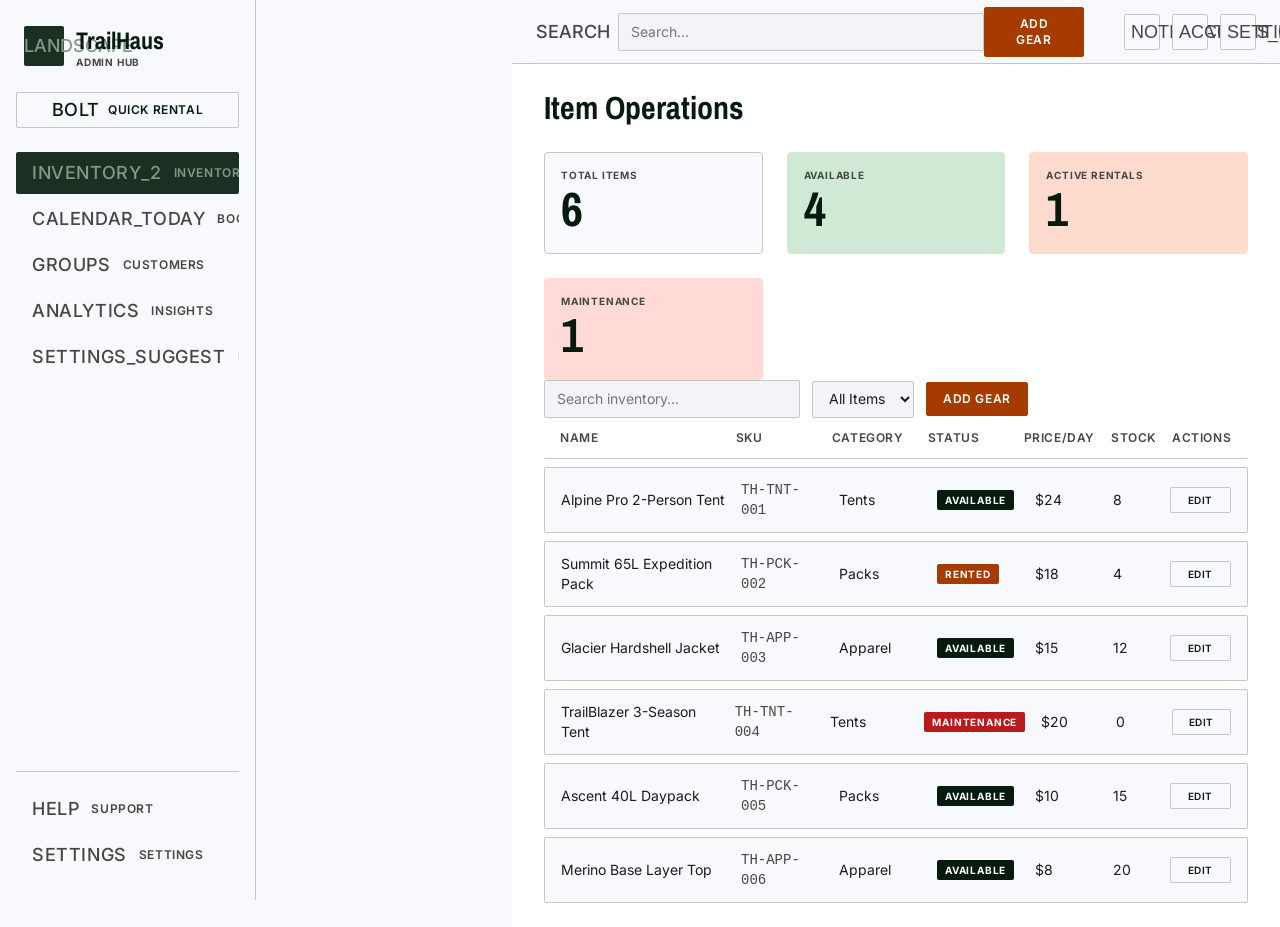
<file: index.html>
<!doctype html>
<html lang="en">
  <head>
    <meta charset="UTF-8" />
    <meta name="viewport" content="width=device-width, initial-scale=1.0" />
    <title>TrailHaus</title>
    <link rel="preconnect" href="https://fonts.googleapis.com" />
    <link rel="preconnect" href="https://fonts.gstatic.com" crossorigin />
    <link
      href="https://fonts.googleapis.com/css2?family=Archivo+Narrow:ital,wght@0,400..700;1,400..700&family=Inter:wght@100..900&display=swap"
      rel="stylesheet"
    />
    <link rel="stylesheet" href="assets/css/styles.css" />
  </head>
  <body>
    <main data-setfarm-root="baseline" data-testid="setfarm-app-root" class="app-shell"></main>
    <script src="assets/js/trailhaus.state.js" defer></script>
    <script src="assets/js/trailhaus.storage.js" defer></script>
    <script src="assets/js/app.js" defer></script>
    <script src="assets/js/test-bridge.js" defer></script>
  </body>
</html>
</file>
<file: assets/css/styles.css>
@import "../../stitch/design-tokens.css";

:root {
  color-scheme: light;
  font-family: var(--font-body-md, Inter), ui-sans-serif, system-ui, -apple-system, BlinkMacSystemFont, "Segoe UI", sans-serif;
  background: var(--color-background, #f8f9fd);
  color: var(--color-on-background, #191c1f);
}

* {
  box-sizing: border-box;
}

body {
  margin: 0;
  min-width: 320px;
  min-height: 100vh;
  background: var(--color-background);
  color: var(--color-on-background);
  -webkit-font-smoothing: antialiased;
  -moz-osx-font-smoothing: grayscale;
}

.app-shell {
  min-height: 100vh;
  display: grid;
  grid-template-columns: 16rem 1fr;
  grid-template-rows: 4rem 1fr;
  grid-template-areas:
    "side top"
    "side main";
}

/* Side navigation */
.side-nav {
  grid-area: side;
  position: fixed;
  left: 0;
  top: 0;
  width: 16rem;
  height: 100vh;
  display: flex;
  flex-direction: column;
  background: var(--color-surface, #f8f9fd);
  border-right: 1px solid var(--color-outline-variant, #c3c8c1);
  padding: 1.5rem 1rem;
  z-index: 40;
}

.brand {
  display: flex;
  align-items: center;
  gap: 0.75rem;
  margin-bottom: 1.5rem;
  padding: 0 0.5rem;
}

.brand-logo {
  width: 2.5rem;
  height: 2.5rem;
  display: grid;
  place-items: center;
  border-radius: var(--radius-DEFAULT, 0.125rem);
  background: var(--color-primary-container, #1b3022);
  color: var(--color-on-primary-container, #819986);
  font-weight: 700;
  flex-shrink: 0;
}

.brand-text h1 {
  margin: 0;
  font-family: var(--font-headline-md, "Archivo Narrow"), sans-serif;
  font-size: 1.5rem;
  line-height: 2rem;
  font-weight: 700;
  color: var(--color-primary, #061b0e);
}

.brand-text p {
  margin: 0;
  font-family: var(--font-label-sm, Inter), sans-serif;
  font-size: 0.625rem;
  line-height: 0.75rem;
  letter-spacing: 0.08em;
  text-transform: uppercase;
  font-weight: 700;
  color: var(--color-on-surface-variant, #434843);
}

.quick-rental {
  width: 100%;
  margin-bottom: 1.5rem;
  justify-content: center;
}

.nav-scroll {
  flex: 1 1 auto;
  overflow-y: auto;
}

.nav-bottom {
  margin-top: auto;
  padding-top: 1rem;
  border-top: 1px solid var(--color-outline-variant, #c3c8c1);
}

.nav-list {
  list-style: none;
  margin: 0;
  padding: 0;
  display: flex;
  flex-direction: column;
  gap: 0.25rem;
}

.nav-link {
  display: flex;
  align-items: center;
  gap: 0.75rem;
  padding: 0.75rem 1rem;
  border-radius: var(--radius-DEFAULT, 0.125rem);
  color: var(--color-on-surface-variant, #434843);
  text-decoration: none;
  font-family: var(--font-label-md, Inter), sans-serif;
  font-size: 0.75rem;
  line-height: 1rem;
  letter-spacing: 0.05em;
  text-transform: uppercase;
  font-weight: 600;
  transition: background 0.15s ease, color 0.15s ease;
}

.nav-link:hover,
.nav-link.active {
  background: var(--color-surface-container-high, #e6e8ec);
  color: var(--color-on-surface, #191c1f);
}

.nav-link.active {
  background: var(--color-primary-container, #1b3022);
  color: var(--color-on-primary-container, #819986);
}

/* Top bar */
.top-bar {
  grid-area: top;
  position: sticky;
  top: 0;
  height: 4rem;
  display: flex;
  align-items: center;
  justify-content: space-between;
  padding: 0 1.5rem;
  margin-left: 16rem;
  background: rgba(248, 249, 253, 0.85);
  backdrop-filter: blur(12px);
  border-bottom: 1px solid var(--color-outline-variant, #c3c8c1);
  z-index: 30;
}

.top-bar-left {
  display: flex;
  align-items: center;
  gap: 0.5rem;
  width: 100%;
  max-width: 28rem;
  color: var(--color-on-surface-variant, #434843);
}

.top-search {
  flex: 1;
  padding: 0.5rem 0.75rem 0.5rem 0.75rem;
  border: 1px solid var(--color-outline-variant, #c3c8c1);
  border-radius: var(--radius-DEFAULT, 0.125rem);
  background: var(--color-surface-container-low, #f2f4f7);
  color: var(--color-on-surface, #191c1f);
  font-family: var(--font-body-sm, Inter), sans-serif;
  font-size: 0.875rem;
  line-height: 1.25rem;
}

.top-search:focus {
  outline: none;
  border-color: var(--color-primary, #061b0e);
  box-shadow: 0 0 0 1px var(--color-primary, #061b0e);
}

.top-bar-right {
  display: flex;
  align-items: center;
  gap: 0.75rem;
}

/* Main content */
.main-content {
  grid-area: main;
  margin-left: 16rem;
  padding: 1.5rem 2rem;
  min-height: calc(100vh - 4rem);
  background: var(--color-surface-container-lowest, #ffffff);
}

.content-header {
  margin: 0 0 1.5rem 0;
  font-family: var(--font-headline-lg, "Archivo Narrow"), sans-serif;
  font-size: 2rem;
  line-height: 2.5rem;
  font-weight: 700;
  color: var(--color-primary, #061b0e);
}

.content-body {
  display: flex;
  flex-direction: column;
  gap: 1.5rem;
}

/* Buttons */
.btn {
  display: inline-flex;
  align-items: center;
  justify-content: center;
  gap: 0.5rem;
  padding: 0.5rem 1rem;
  border: 1px solid transparent;
  border-radius: var(--radius-DEFAULT, 0.125rem);
  font-family: var(--font-label-md, Inter), sans-serif;
  font-size: 0.75rem;
  line-height: 1rem;
  letter-spacing: 0.05em;
  text-transform: uppercase;
  font-weight: 600;
  cursor: pointer;
  transition: background 0.15s ease, opacity 0.15s ease;
}

.btn-primary {
  background: var(--color-secondary, #a63b00);
  color: var(--color-on-secondary, #ffffff);
  border-color: var(--color-secondary, #a63b00);
}

.btn-primary:hover {
  background: #7f2b00;
  border-color: #7f2b00;
}

.btn-secondary {
  background: var(--color-surface, #f8f9fd);
  color: var(--color-primary, #061b0e);
  border-color: var(--color-outline-variant, #c3c8c1);
}

.btn-secondary:hover {
  background: var(--color-surface-container-high, #e6e8ec);
}

.btn-outline {
  background: transparent;
  color: var(--color-primary, #061b0e);
  border-color: var(--color-outline-variant, #c3c8c1);
}

.btn-outline:hover {
  background: var(--color-surface-container-lowest, #ffffff);
}

.btn-small {
  padding: 0.25rem 0.5rem;
  font-size: 0.625rem;
}

.icon-btn {
  display: grid;
  place-items: center;
  width: 2.25rem;
  height: 2.25rem;
  border: 1px solid var(--color-outline-variant, #c3c8c1);
  border-radius: var(--radius-DEFAULT, 0.125rem);
  background: var(--color-surface, #f8f9fd);
  color: var(--color-on-surface-variant, #434843);
  cursor: pointer;
  transition: background 0.15s ease, color 0.15s ease;
}

.icon-btn:hover {
  background: var(--color-surface-container-high, #e6e8ec);
  color: var(--color-on-surface, #191c1f);
}

.icon-fallback {
  font-size: 1.125rem;
  line-height: 1;
  font-weight: 500;
  text-transform: uppercase;
}

/* Metrics */
.metrics-grid {
  display: grid;
  grid-template-columns: repeat(auto-fit, minmax(12rem, 1fr));
  gap: 1.5rem;
}

.metric-card {
  display: flex;
  flex-direction: column;
  justify-content: space-between;
  min-height: 6rem;
  padding: 1rem;
  background: var(--color-surface, #f8f9fd);
  border: 1px solid var(--color-outline-variant, #c3c8c1);
  border-radius: var(--radius-lg, 0.25rem);
}

.metric-label {
  font-family: var(--font-label-sm, Inter), sans-serif;
  font-size: 0.625rem;
  line-height: 0.75rem;
  letter-spacing: 0.08em;
  text-transform: uppercase;
  font-weight: 700;
  color: var(--color-on-surface-variant, #434843);
}

.metric-value {
  font-family: var(--font-headline-xl, "Archivo Narrow"), sans-serif;
  font-size: 3rem;
  line-height: 3.5rem;
  font-weight: 700;
  color: var(--color-primary, #061b0e);
}

.metric-card.good {
  border-color: var(--color-primary-fixed, #d0e9d4);
  background: var(--color-primary-fixed, #d0e9d4);
}

.metric-card.accent {
  border-color: var(--color-secondary-fixed, #ffdbce);
  background: var(--color-secondary-fixed, #ffdbce);
}

.metric-card.warn {
  border-color: var(--color-error-container, #ffdad6);
  background: var(--color-error-container, #ffdad6);
}

/* Toolbar */
.toolbar {
  display: flex;
  flex-wrap: wrap;
  align-items: center;
  gap: 0.75rem;
}

.search-input,
.select-input {
  padding: 0.5rem 0.75rem;
  border: 1px solid var(--color-outline-variant, #c3c8c1);
  border-radius: var(--radius-DEFAULT, 0.125rem);
  background: var(--color-surface-container-low, #f2f4f7);
  color: var(--color-on-surface, #191c1f);
  font-family: var(--font-body-sm, Inter), sans-serif;
  font-size: 0.875rem;
  line-height: 1.25rem;
}

.search-input {
  min-width: 16rem;
}

.search-input:focus,
.select-input:focus {
  outline: none;
  border-color: var(--color-primary, #061b0e);
  box-shadow: 0 0 0 1px var(--color-primary, #061b0e);
}

/* Item list */
.item-list {
  display: flex;
  flex-direction: column;
  gap: 0.5rem;
}

.item-row {
  display: grid;
  grid-template-columns: 2fr 1fr 1fr 1fr 0.75fr 0.5fr 0.75fr;
  align-items: center;
  gap: 1rem;
  padding: 0.75rem 1rem;
  background: var(--color-surface, #f8f9fd);
  border: 1px solid var(--color-outline-variant, #c3c8c1);
  border-radius: var(--radius-DEFAULT, 0.125rem);
  font-family: var(--font-body-sm, Inter), sans-serif;
  font-size: 0.875rem;
  line-height: 1.25rem;
}

.item-header {
  background: transparent;
  border: none;
  border-bottom: 1px solid var(--color-outline-variant, #c3c8c1);
  font-family: var(--font-label-md, Inter), sans-serif;
  font-size: 0.75rem;
  line-height: 1rem;
  letter-spacing: 0.05em;
  text-transform: uppercase;
  font-weight: 600;
  color: var(--color-on-surface-variant, #434843);
}

.sku {
  font-family: ui-monospace, SFMono-Regular, Menlo, Monaco, Consolas, monospace;
  color: var(--color-on-surface-variant, #434843);
}

.status-badge {
  display: inline-flex;
  padding: 0.25rem 0.5rem;
  border-radius: var(--radius-DEFAULT, 0.125rem);
  font-family: var(--font-label-sm, Inter), sans-serif;
  font-size: 0.625rem;
  line-height: 0.75rem;
  letter-spacing: 0.08em;
  text-transform: uppercase;
  font-weight: 700;
  width: max-content;
}

.status-available {
  background: var(--color-primary, #061b0e);
  color: var(--color-on-primary, #ffffff);
}

.status-rented {
  background: var(--color-secondary, #a63b00);
  color: var(--color-on-secondary, #ffffff);
}

.status-maintenance {
  background: var(--color-error, #ba1a1a);
  color: var(--color-on-error, #ffffff);
}

/* Activity list */
.section-title {
  margin: 0;
  font-family: var(--font-headline-md, "Archivo Narrow"), sans-serif;
  font-size: 1.5rem;
  line-height: 2rem;
  font-weight: 600;
  color: var(--color-primary, #061b0e);
}

.activity-list {
  display: flex;
  flex-direction: column;
  gap: 0.5rem;
}

.activity-row {
  display: grid;
  grid-template-columns: 6rem 1fr 10rem;
  align-items: center;
  gap: 1rem;
  padding: 0.75rem 1rem;
  background: var(--color-surface, #f8f9fd);
  border: 1px solid var(--color-outline-variant, #c3c8c1);
  border-radius: var(--radius-DEFAULT, 0.125rem);
  font-family: var(--font-body-sm, Inter), sans-serif;
  font-size: 0.875rem;
  line-height: 1.25rem;
}

.activity-type {
  font-family: var(--font-label-sm, Inter), sans-serif;
  font-size: 0.625rem;
  line-height: 0.75rem;
  letter-spacing: 0.08em;
  text-transform: uppercase;
  font-weight: 700;
  color: var(--color-on-surface-variant, #434843);
}

.activity-time {
  text-align: right;
  color: var(--color-on-surface-variant, #434843);
}

/* Settings form */
.preferences-form {
  max-width: 40rem;
  display: flex;
  flex-direction: column;
  gap: 1.25rem;
  padding: 1.5rem;
  background: var(--color-surface, #f8f9fd);
  border: 1px solid var(--color-outline-variant, #c3c8c1);
  border-radius: var(--radius-lg, 0.25rem);
}

.form-group {
  display: flex;
  flex-direction: column;
  gap: 0.5rem;
}

.form-group > label:first-child {
  font-family: var(--font-label-md, Inter), sans-serif;
  font-size: 0.75rem;
  line-height: 1rem;
  letter-spacing: 0.05em;
  text-transform: uppercase;
  font-weight: 600;
  color: var(--color-on-surface-variant, #434843);
}

.radio-label {
  display: inline-flex;
  align-items: center;
  gap: 0.5rem;
  padding: 0.5rem 0.75rem;
  border: 1px solid var(--color-outline-variant, #c3c8c1);
  border-radius: var(--radius-DEFAULT, 0.125rem);
  cursor: pointer;
  transition: background 0.15s ease;
}

.radio-label:hover {
  background: var(--color-surface-container-low, #f2f4f7);
}

.radio-label input[type="radio"] {
  accent-color: var(--color-primary, #061b0e);
}

.checkbox-group {
  flex-direction: row;
  align-items: center;
  gap: 0.75rem;
}

.checkbox-group label {
  font-family: var(--font-body-md, Inter), sans-serif;
  font-size: 1rem;
  line-height: 1.5rem;
  text-transform: none;
  letter-spacing: normal;
  font-weight: 400;
  color: var(--color-on-surface, #191c1f);
}

.form-actions {
  display: flex;
  gap: 0.75rem;
  margin-top: 0.5rem;
}

.banner-confirmation {
  padding: 0.75rem 1rem;
  background: var(--color-primary-fixed, #d0e9d4);
  color: var(--color-on-primary-fixed, #0b2013);
  border: 1px solid var(--color-primary-fixed-dim, #b4cdb8);
  border-radius: var(--radius-DEFAULT, 0.125rem);
  font-family: var(--font-body-sm, Inter), sans-serif;
  font-size: 0.875rem;
  line-height: 1.25rem;
}

.storage-status {
  display: inline-flex;
  align-items: center;
  padding: 0.25rem 0.5rem;
  border-radius: var(--radius-DEFAULT, 0.125rem);
  font-family: var(--font-label-sm, Inter), sans-serif;
  font-size: 0.625rem;
  line-height: 0.75rem;
  letter-spacing: 0.08em;
  text-transform: uppercase;
  font-weight: 700;
  min-height: 1.25rem;
  color: var(--color-on-surface-variant, #434843);
  background: transparent;
  transition: background 0.15s ease, color 0.15s ease;
}

.status-info {
  background: var(--color-surface-container-high, #e6e8ec);
  color: var(--color-on-surface, #191c1f);
}

.status-success {
  background: var(--color-primary-fixed, #d0e9d4);
  color: var(--color-on-primary-fixed, #0b2013);
}

.status-warn {
  background: var(--color-secondary-fixed, #ffdbce);
  color: var(--color-on-secondary-fixed, #410000);
}

.status-error {
  background: var(--color-error-container, #ffdad6);
  color: var(--color-on-error-container, #410002);
}

.banner-storage-feedback {
  padding: 0.75rem 1rem;
  border-radius: var(--radius-DEFAULT, 0.125rem);
  font-family: var(--font-body-sm, Inter), sans-serif;
  font-size: 0.875rem;
  line-height: 1.25rem;
}

.banner-storage-info {
  background: var(--color-surface-container-high, #e6e8ec);
  color: var(--color-on-surface, #191c1f);
  border: 1px solid var(--color-outline-variant, #c3c8c1);
}

.banner-storage-success {
  background: var(--color-primary-fixed, #d0e9d4);
  color: var(--color-on-primary-fixed, #0b2013);
  border: 1px solid var(--color-primary-fixed-dim, #b4cdb8);
}

.banner-storage-warn {
  background: var(--color-secondary-fixed, #ffdbce);
  color: var(--color-on-secondary-fixed, #410000);
  border: 1px solid var(--color-outline-variant, #c3c8c1);
}

.banner-storage-error {
  background: var(--color-error-container, #ffdad6);
  color: var(--color-on-error-container, #410002);
  border: 1px solid var(--color-error, #ba1a1a);
}

/* Empty state */
.empty-state {
  padding: 2rem;
  text-align: center;
  color: var(--color-on-surface-variant, #434843);
  background: var(--color-surface, #f8f9fd);
  border: 1px dashed var(--color-outline-variant, #c3c8c1);
  border-radius: var(--radius-lg, 0.25rem);
}

/* Placeholder views */
.view-placeholder .section-title {
  margin-bottom: 0.75rem;
}

/* Responsive */
@media (max-width: 768px) {
  .app-shell {
    grid-template-columns: 1fr;
    grid-template-rows: auto auto 1fr;
    grid-template-areas:
      "top"
      "side"
      "main";
  }

  .side-nav {
    position: relative;
    width: 100%;
    height: auto;
    flex-direction: row;
    flex-wrap: wrap;
    padding: 1rem;
  }

  .top-bar,
  .main-content {
    margin-left: 0;
  }

  .nav-scroll,
  .nav-bottom {
    width: 100%;
  }

  .nav-bottom {
    margin-top: 0.5rem;
    padding-top: 0.5rem;
  }

  .brand,
  .quick-rental {
    width: auto;
    margin-bottom: 0;
  }

  .nav-list {
    flex-direction: row;
    flex-wrap: wrap;
  }

  .item-row {
    grid-template-columns: 1fr;
  }
}
</file>
